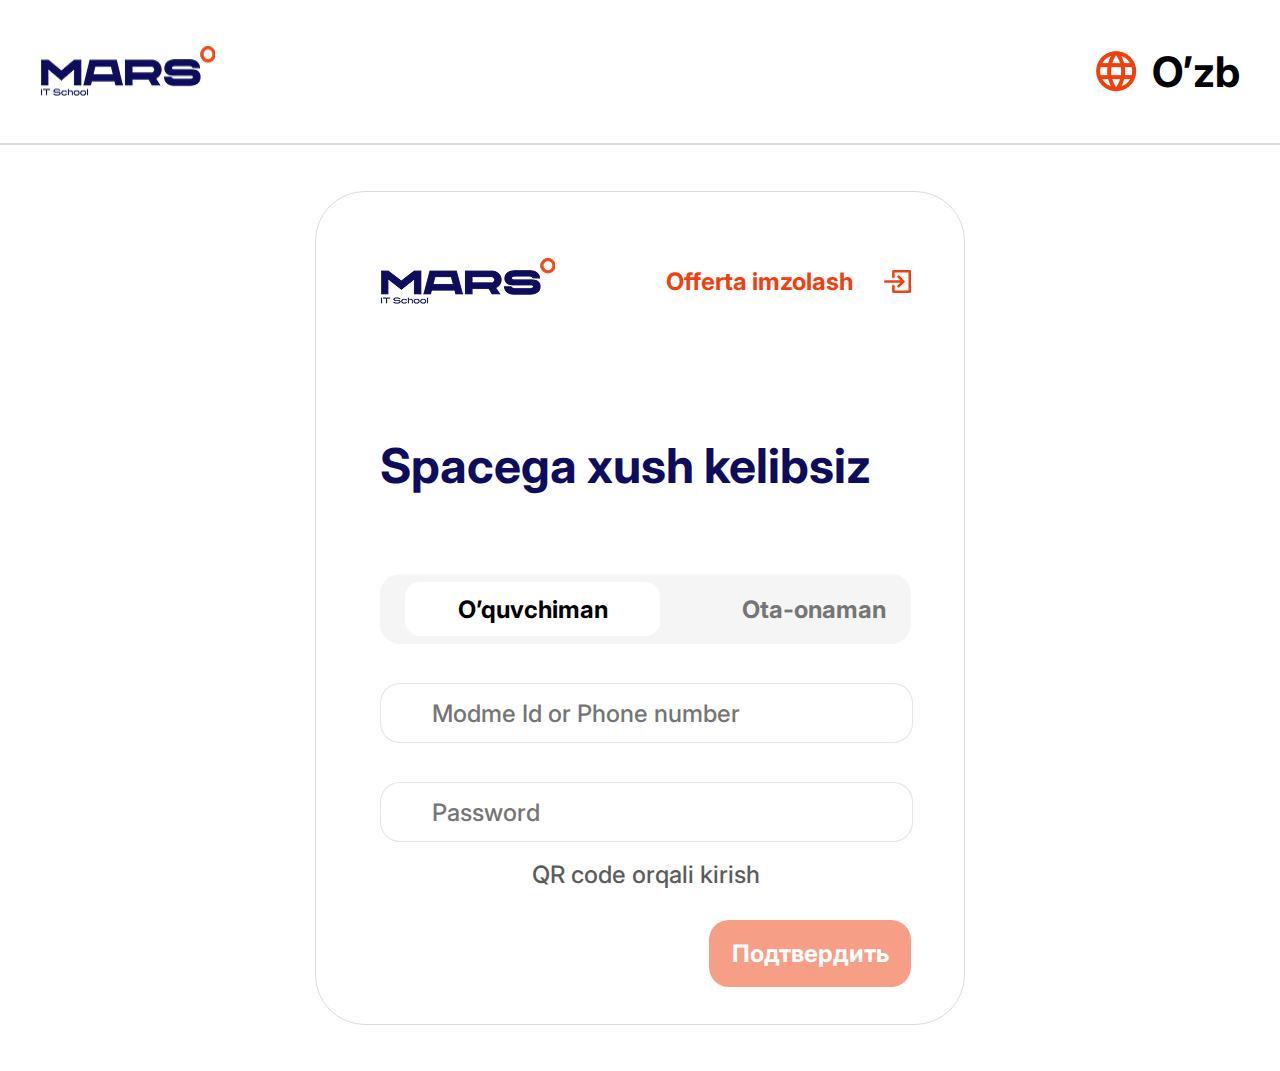
<file: index.html>
<!DOCTYPE html>
<html lang="en">

<head>
    <meta charset="UTF-8">
    <meta name="viewport" content="width=device-width, initial-scale=1.0">
    <title>Document</title>
    <link rel="stylesheet" href="style.css">
    <link rel="preconnect" href="https://fonts.googleapis.com">
    <link rel="preconnect" href="https://fonts.gstatic.com" crossorigin>
    <link
        href="https://fonts.googleapis.com/css2?family=Inter:ital,opsz,wght@0,14..32,100..900;1,14..32,100..900&family=Rubik:ital,wght@0,300..900;1,300..900&display=swap"
        rel="stylesheet">
</head>

<body>
    <header>
        <div class="nav__border">

            <nav class="container">
                <img src="img/image 2 (10).png" alt="">
                <div class="nav__right">
                    <img src="img/Vector (9).png" alt="">
                    <h3>O’zb</h3>
                </div>
            </nav>
        </div>
    </header>

    <main class="container">
        <div class="form">
            <div class="form__title">
                <img src="img/image 2 (10).png" alt="">
                <div class="form__subtitle">
                    <h3>Offerta imzolash</h3>
                    <img src="img/Vector (10).png" alt="">
                </div>
            </div>
            <h1>Spacega xush kelibsiz</h1>
            <div class="parent__student">

                <h2 class="student">O’quvchiman</h2>
                <h2 class="parent">
                    Ota-onaman
                </h2>
            </div>
            <div class="inputs">
                <input id="name" type="id" placeholder="Modme Id or Phone number">
                <input id="password" type="password" placeholder="Password">
            </div>
            <h2 class="qrcode">QR code orqali kirish</h2>
            <div class="buttons">

                <button id="sentBtn" class="">Подтвердить</button>
            </div>
        </div>
    </main>
 <script src="script.js"></script>
</body>

</html>
</file>
<file: style.css>
* {
    margin: 0;
    padding: 0;
    font-family: 'Inter';
    box-sizing: border-box;
    text-decoration: none;
    list-style: none;
}

.container {
    max-width: 1200px;
    margin: 0 auto;
}

.nav__right {
    display: flex;
    align-items: center;
    gap: 15px;
    font-family: Inter;
    font-weight: 700;
    font-size: 36px;

}

nav {
    display: flex;
    justify-content: space-between;
    padding: 46px 0;
}

.nav__border {
    border-bottom: 2px solid;
    border-color: #DEDBDB;
}


.form{
    justify-content: center;
    display: flex;
    flex-direction: column;
    border: 1px solid #DEDBDB;
    width: 650px;
    margin: 46px auto;
    padding: 66px 53px 37px 64px;
    border-radius: 50px;

}

.form__title{
    display: flex;
    justify-content: space-between;
}

.form__subtitle{
    display: flex;
    align-items: center;
}
.form__subtitle h3{
font-weight: 700;
font-size: 24px;
color: #F0400F ;
width: 218px;
}


h1{
font-weight: 700;
font-size: 48px;
color: #0E0D5D;
margin-top: 131px;
margin-bottom: 79px;
}

.parent__student{
    display: flex;
    justify-content: center;
    background-color: #F5F5F5;
    border-radius: 20px;
    height: 70px;
    align-items: center;
    padding: 10px;
    gap: 82px;
}

.student{
    width: 255px;
    height: 54px;
    background-color: white;
    border-radius: 15px;
    display: flex;
    align-items: center;
    justify-content: center;
}
.parent{
    color: #757575;
}

.inputs{
    display: flex;
    flex-direction: column;
    margin-top: 39px;
    row-gap: 39px;
}
.inputs input {
    width: 533px;
    height: 60px;
    border-radius: 20px;
    padding-left: 51px;
    border: 1px solid #75757530;
font-weight: 500;
font-size: 24px;

}

.qrcode{
font-weight: 500;
font-size: 24px;
opacity: 64%;
text-align: center;
margin-top: 18px;
margin-bottom: 31px;

}
.buttons{
 
    display: flex;
    justify-content: end;
}

.buttons button{
    width: 202px;
    border-radius: 20px;
    font-size: 24px;
    font-weight: 700;
    background-color: #F69E86;
    height: 67px;
    color: white;
    border: none;
    outline: none;
}
</file>
